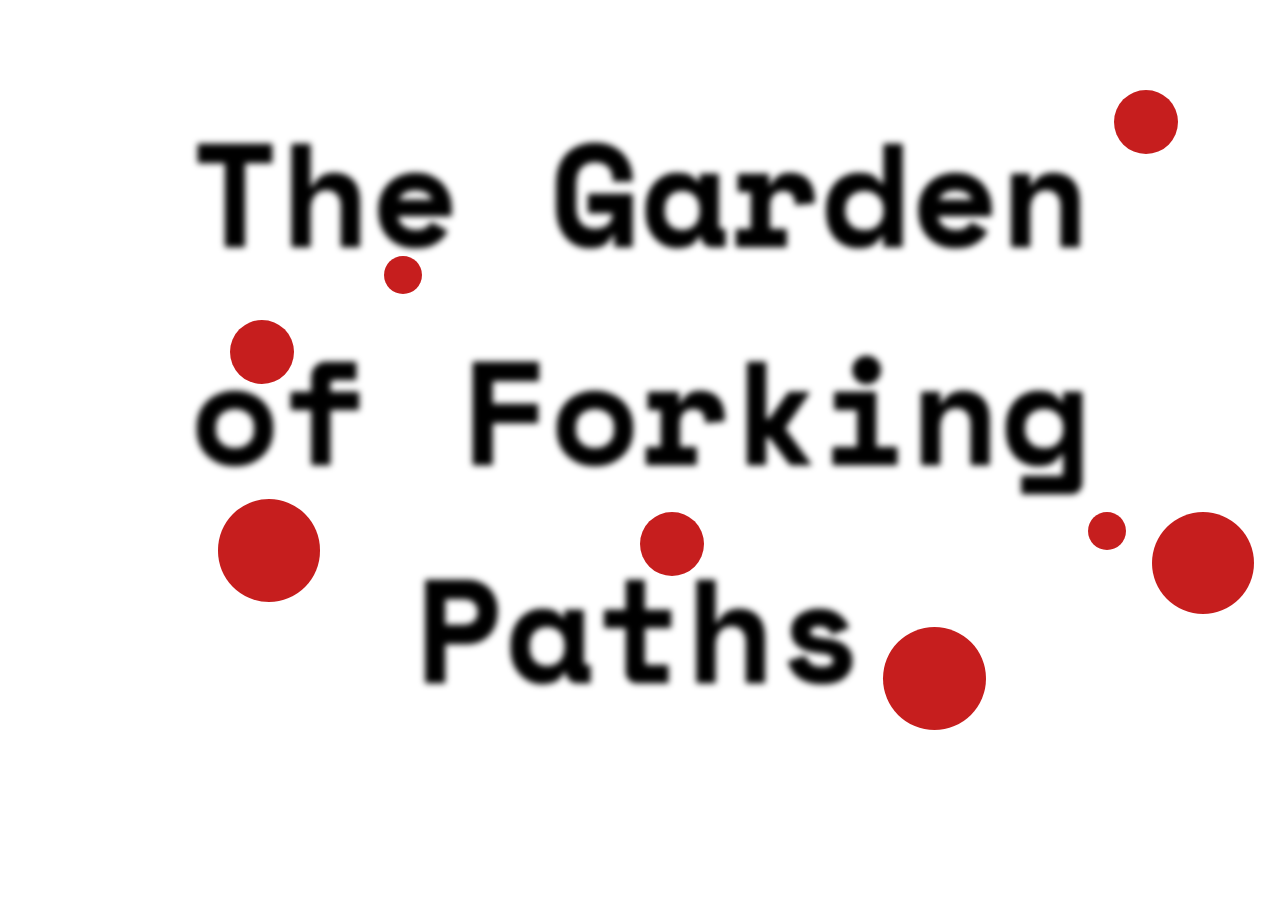
<file: Index.html>
<!DOCTYPE html>

<html>
    <head>
        <meta charset="utf-8">
        <meta http-equiv="X-UA-Compatible" content="IE=edge">
        <title></title>
        <meta name="description" content="">
        <meta name="viewport" content="width=device-width, initial-scale=1">
        <link rel="stylesheet" href="Style.css">
    </head>
    <body>
        
        <h1 class="centered" id="blur">The Garden of Forking Paths</h1>

        <div>

           <a href="Page 1.html"><div class="circle"></div></a>
           <div class="circle"></div></a>
            <div class="circle"></div></a>
            <div class="circle"></div></a>
            <div class="circle"></div></a>
            <div class="circle"></div></a>
            <div class="circle"></div></a>
            <div class="circle"></div></a>
            
    
          </div>
        
        
    </body>
</html>
</file>
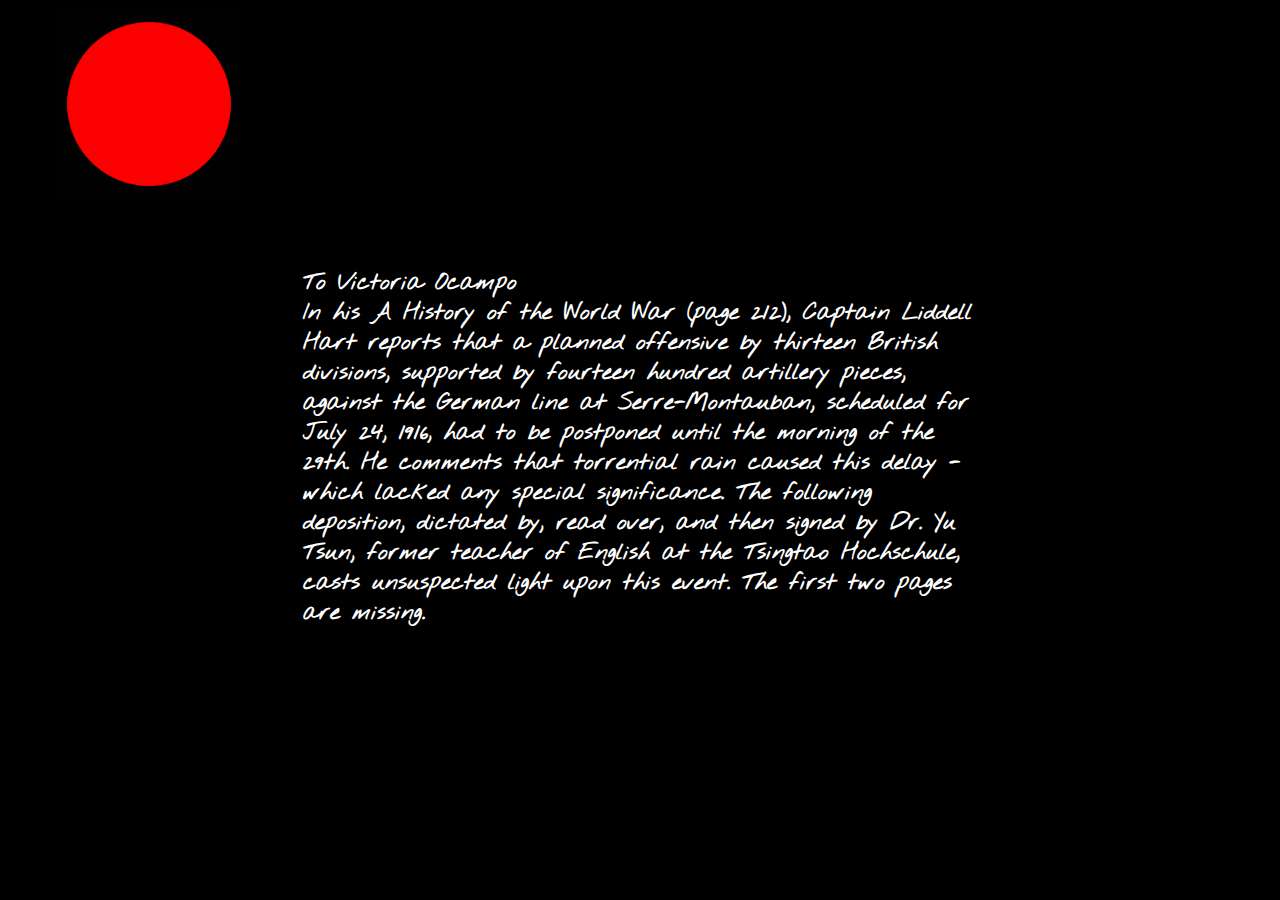
<file: Page 1.html>
<!DOCTYPE html>

<html>
    <head>
        <meta charset="utf-8">
        <meta http-equiv="X-UA-Compatible" content="IE=edge">
        <title></title>
        <meta name="description" content="">
        <meta name="viewport" content="width=device-width, initial-scale=1">
        <link rel="stylesheet" href="Style.css">
    </head>
    <body class="bkg1">

       
        <div class="image-container" target="_blank">
        
        <a href="Page 2.html">
        <img src="Red-Circle.png" class="Mainimage"></a>
    
        <div class="page1">
        <h2>To Victoria Ocampo <br>In his A History of the World War (page 212), Captain Liddell Hart reports that a planned offensive by thirteen British divisions, supported by fourteen hundred artillery pieces, against the German line at Serre-Montauban, scheduled for July 24, 1916, had to be postponed until the morning of the 29th. He comments that torrential rain caused this delay - which lacked any special significance. The following deposition, dictated by, read over, and then signed by Dr. Yu Tsun, former teacher of English at the Tsingtao Hochschule, casts unsuspected light upon this event. The first two pages are missing. 
        </h2> </div> 

        <div class="Overlay">
            <p>... and I hung up the phone. Immediately I recollected the voice that had spoken in German. It was that of Captain Richard Madden. Madden, in Viktor Runeberg's office, meant the end of all our work and - though this seemed a secondary matter, or should have seemed so to me - of our lives also. His being there meant that Runeberg had been arrested or murdered. 1 Before the sun set on this same day, I ran the same risk. Madden was implacable. Rather, to be more accurate, he was obliged to be implacable. An Irishman in the service of England, a man suspected of equivocal feelings if not of actual treachery, how could he fail to welcome and seize upon this extraordinary piece of luck: the discovery, capture and perhaps the deaths of two agents of Imperial Germany? |
            </p>
        </div>

    </div>

    

        
      
        
        <script src="" async defer></script>
    </body>
</html>
</file>
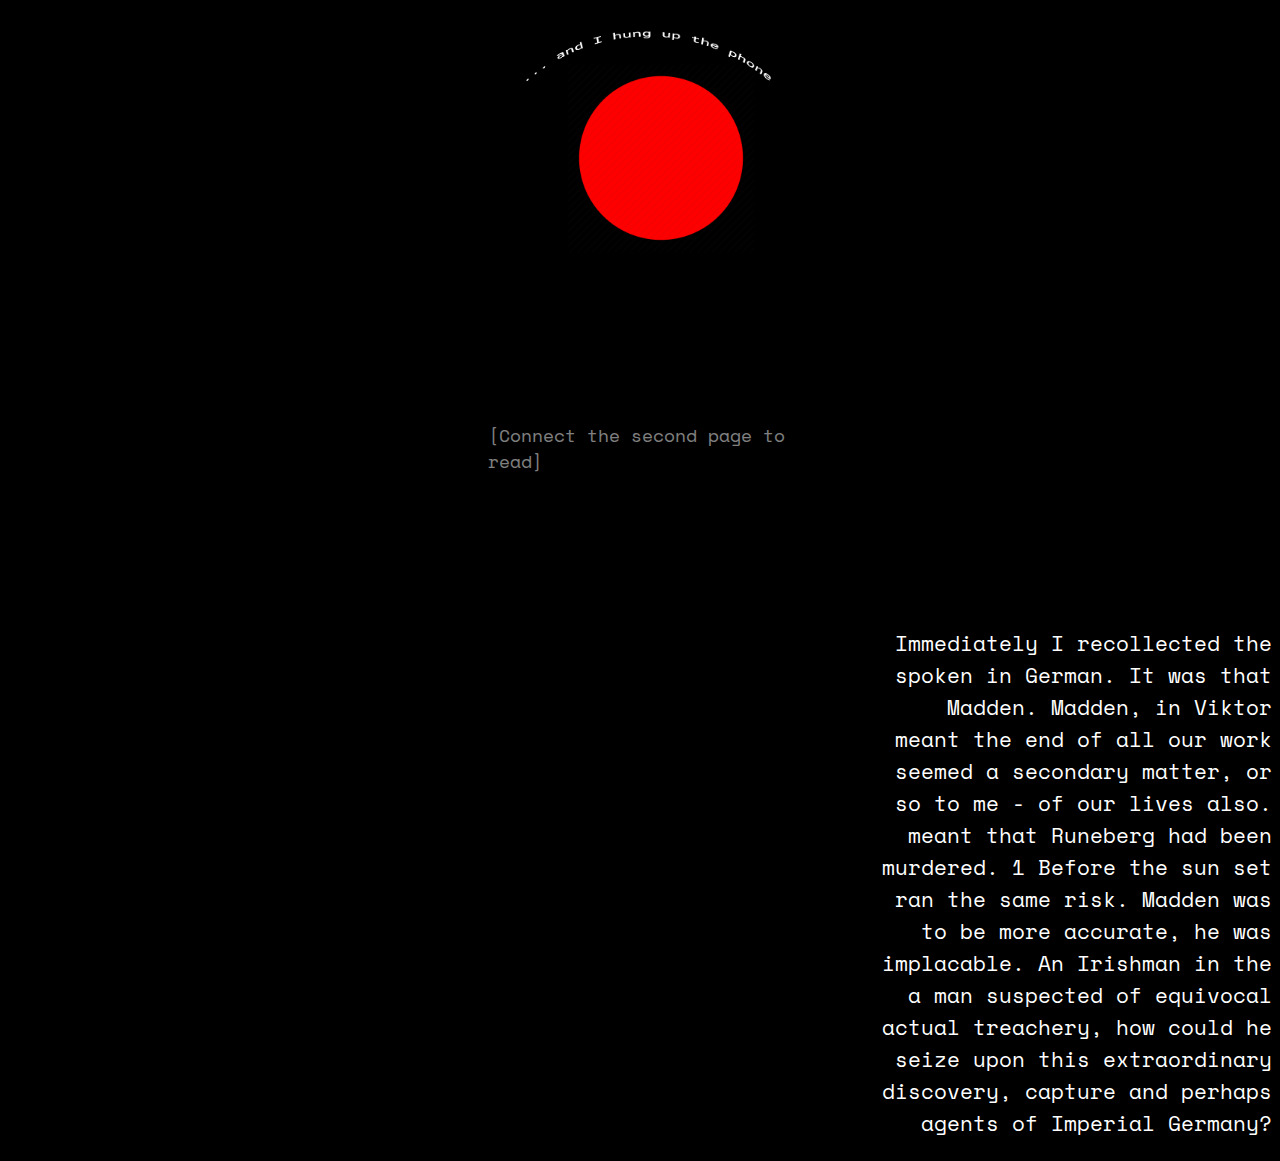
<file: Page 2.html>
<!DOCTYPE html>

<html>
    <head>
        <meta charset="utf-8">
        <meta http-equiv="X-UA-Compatible" content="IE=edge">
        <title></title>
        <meta name="description" content="">
        <meta name="viewport" content="width=device-width, initial-scale=1">
        <link rel="stylesheet" href="Style.css">
    </head>
    <body class="bkg1">

        <img class="warpedtext" src="SS of warped text.png">

        <div class="image-container">
        
            <a href="Page 3.html" target="_blank">

            <img src="Red-Circle.png" class="Mainimage two"> </a>
    
     <div class="image-container">

        <p class="rules">[Connect the second page to read]</p>

        <p class="rightside">
            Immediately I recollected the <br> 
            spoken in German. It was that <br> 
            Madden. Madden, in Viktor <br> 
            meant the end of all our work <br> 
            seemed a secondary matter, or <br> 
            so to me - of our lives also. <br> 
            meant that Runeberg had been <br> 
            murdered. 1 Before the sun set <br> 
            ran the same risk. Madden was <br> 
            to be more accurate, he was <br> 
            implacable. An Irishman in the <br> 
            a man suspected of equivocal <br> 
            actual treachery, how could he <br> 
            seize upon this extraordinary <br> 
            discovery, capture and perhaps <br> 
            agents of Imperial Germany? 
        </p>

        <div>

            <p class="leftside">
                voice that had <br> 
                of Captain Richard<br> 
                Runeberg's office,<br> 
                and - though this<br> 
                should have seemed<br> 
                His being there<br> 
                arrested or <br>
                on this same day, I <br>
                implacable. Rather, <br> 
                obliged to be <br> 
                service of England, <br> 
                feelings if not of <br> 
                fail to welcome and <br> 
                piece of luck: the <br> 
                the deaths of two 
            </p>


        </div>

    </div>
    </div>

        
            
           
    </body>
</html>
</file>
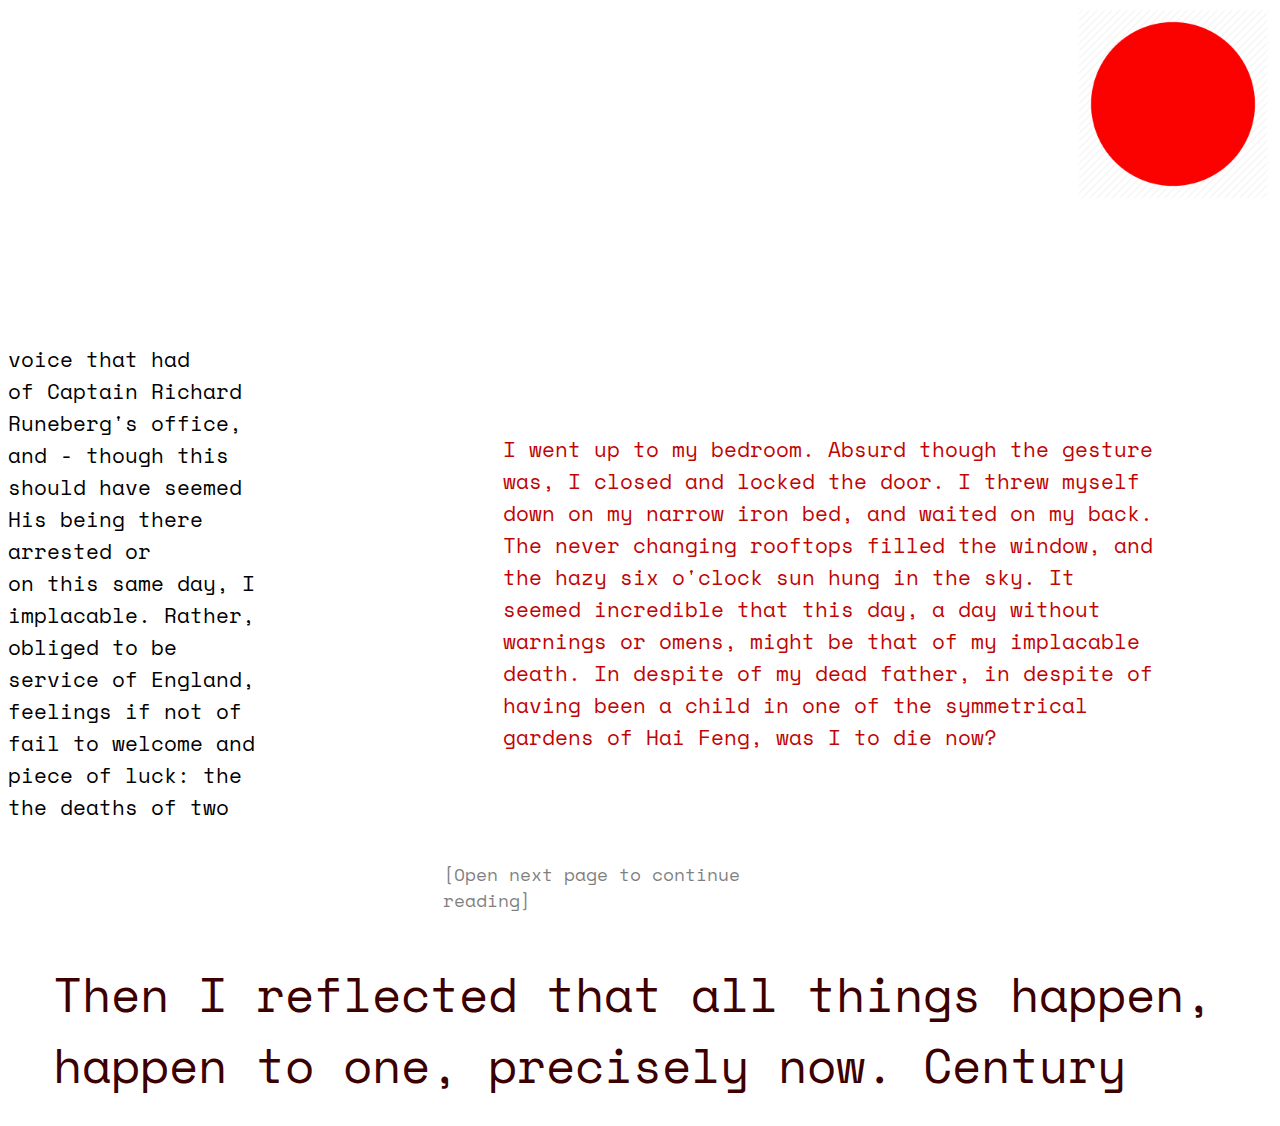
<file: Page 3.html>
<!DOCTYPE html>

<html>
    <head>
        <meta charset="utf-8">
        <meta http-equiv="X-UA-Compatible" content="IE=edge">
        <title></title>
        <meta name="description" content="">
        <meta name="viewport" content="width=device-width, initial-scale=1">
        <link rel="stylesheet" href="Style.css">
    </head>
    <body>



       <div class="image-container">

        <a href="Page 4.html" target="_blank">
        
            <img src="Red-Circle.png" class="Mainimage three"> </a>

            <p class="farup">follows century, and things happen only in the present. There are countless men in the air, on land and at sea, and all that really happens happens to me... The almost unbearable memory of Madden's long horseface put an end to these wandering thoughts. </p>

            <p class="lft smaller">
                voice that had <br> 
                of Captain Richard<br> 
                Runeberg's office,<br> 
                and - though this<br> 
                should have seemed<br> 
                His being there<br> 
                arrested or <br>
                on this same day, I <br>
                implacable. Rather, <br> 
                obliged to be <br> 
                service of England, <br> 
                feelings if not of <br> 
                fail to welcome and <br> 
                piece of luck: the <br> 
                the deaths of two 
            </p>

            <p class="Smallscreen">Immediately I recollected the voice that had spoken in German. It was that of Captain Richard Madden. Madden, in Viktor Runeberg's office, meant the end of all our work and - though this seemed a secondary matter, or should have seemed so to me - of our lives also. His being there meant that Runeberg had been arrested or murdered. 1 Before the sun set on this same day, I ran the same risk. Madden was implacable. Rather, to be more accurate, he was obliged to be implacable. An Irishman in the service of England, a man suspected of equivocal feelings if not of actual treachery, how could he fail to welcome and seize upon this extraordinary piece of luck: the discovery, capture and perhaps the deaths of two agents of Imperial Germany? <br> I went up to my bedroom. Absurd though the gesture was, I closed and locked the door. I threw myself down on my narrow iron bed, and waited on my back. The never changing rooftops filled the window, and the hazy six o'clock sun hung in the sky. It seemed incredible that this day, a day without warnings or omens, might be that of my implacable death. In despite of my dead father, in despite of having been a child in one of the symmetrical gardens of Hai Feng, was I to die now?</p>

            <p class="Red">I went up to my bedroom. Absurd though the gesture was, I closed and locked the door. I threw myself down on my narrow iron bed, and waited on my back. The never changing rooftops filled the window, and the hazy six o'clock sun hung in the sky. It seemed incredible that this day, a day without warnings or omens, might be that of my implacable death. In despite of my dead father, in despite of having been a child in one of the symmetrical gardens of Hai Feng, was I to die now?</p>

            <p class="rules two">[Open next page to continue reading]</p>

            <p class="Darkred">Then I reflected that all things happen, happen to one, precisely now. Century </p>

        </div>
       
        
        <script src="" async defer></script>
    </body>
</html>
</file>
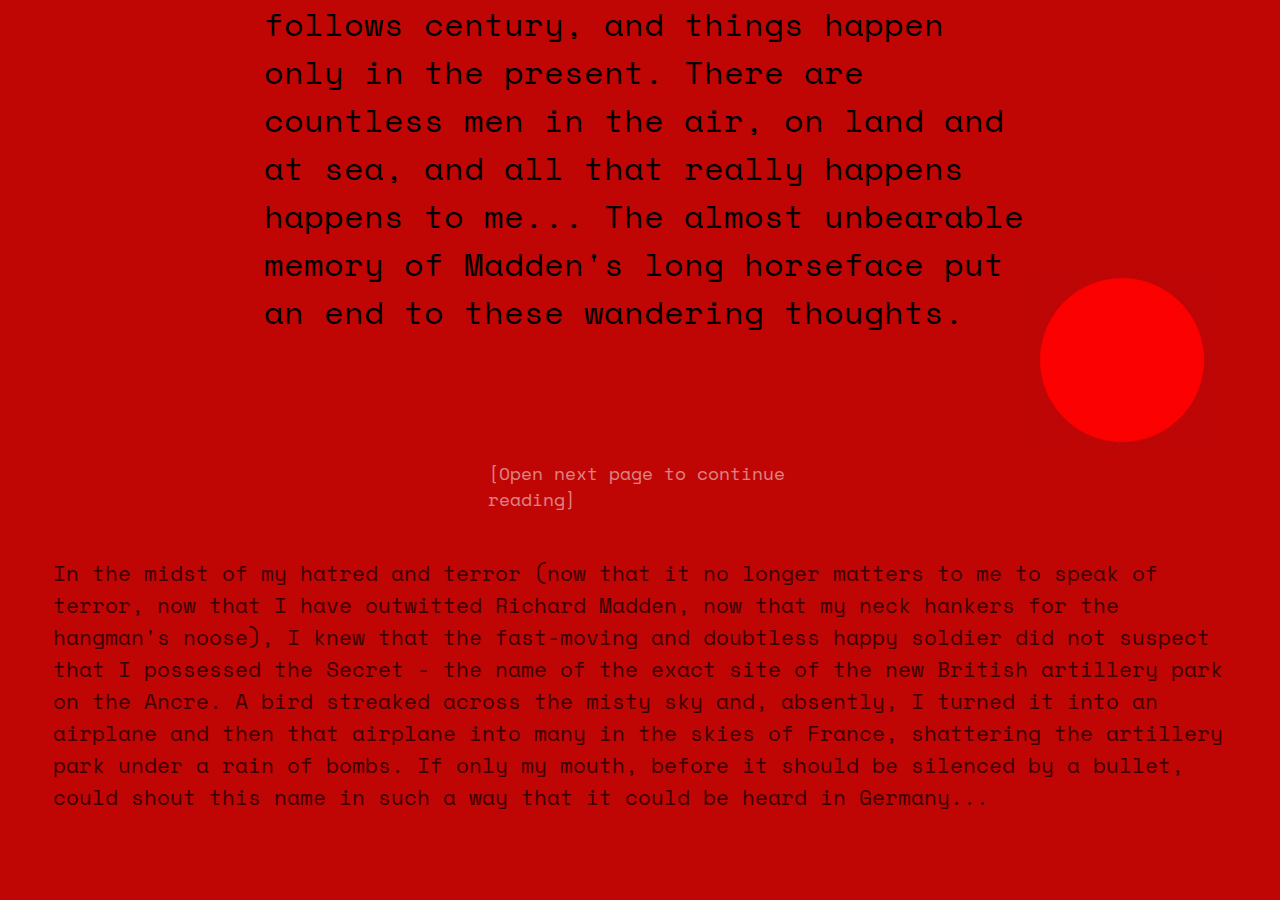
<file: Page 4.html>
<!DOCTYPE html>

<html>
    <head>
        <meta charset="utf-8">
        <meta http-equiv="X-UA-Compatible" content="IE=edge">
        <title></title>
        <meta name="description" content="">
        <meta name="viewport" content="width=device-width, initial-scale=1">
        <link rel="stylesheet" href="Style.css">
    </head>
    <body class="Bkg4">

            <div class="image-container">

                <a href="Page 5.html" target="_blank">
        
                <img src="Red-Circle.png" class="Mainimage four"></a>

            <p class="farup2">follows century, and things happen only in the present. There are countless men in the air, on land and at sea, and all that really happens happens to me... The almost unbearable memory of Madden's long horseface put an end to these wandering thoughts. </p>

            <p class="rules four">[Open next page to continue reading]</p>
    

        <p class="Darkred two">In the midst of my hatred and terror (now that it no longer matters to me to speak of terror, now that I have outwitted Richard Madden, now that my neck hankers for the hangman's noose), I knew that the fast-moving and doubtless happy soldier did not suspect that I possessed the Secret - the name of the exact site of the new British artillery park on the Ancre. A bird streaked across the misty sky and, absently, I turned it into an airplane and then that airplane into many in the skies of France, shattering the artillery park under a rain of bombs. If only my mouth, before it should be silenced by a bullet, could shout this name in such a way that it could be heard in Germany... 
        </p>
        
        </div>
        
        <script src="" async defer></script>
    </body>
</html>
</file>
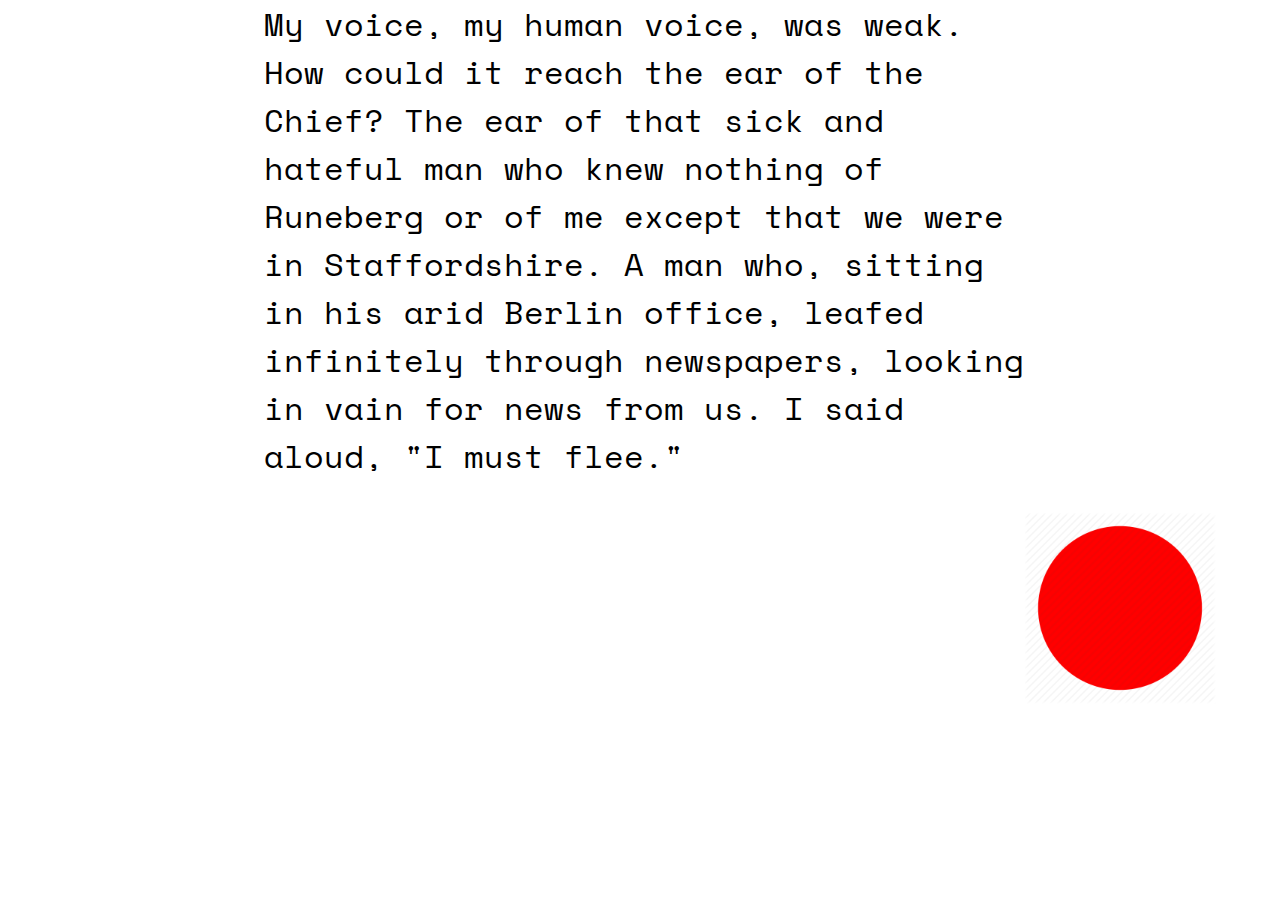
<file: Page 5.html>
<!DOCTYPE html>

<html>
    <head>
        <meta charset="utf-8">
        <meta http-equiv="X-UA-Compatible" content="IE=edge">
        <title></title>
        <meta name="description" content="">
        <meta name="viewport" content="width=device-width, initial-scale=1">
        <link rel="stylesheet" href="Style.css">
    </head>
    <body>

        <div class="image-container">

            <a href="Page 6.html" target="_blank">
    
            <img src="Red-Circle.png" class="Mainimage five"></a>
       
       
        <p class="farup2">My voice, my human voice, was weak. How could it reach the ear of the Chief? The ear of that sick and hateful man who knew nothing of Runeberg or of me except that we were in Staffordshire. A man who, sitting in his arid Berlin office, leafed infinitely through newspapers, looking in vain for news from us. I said aloud, "I must flee." 
        </p>

        <div class="centre" ><p>I sat up on the bed, in senseless and perfect silence, as if Madden was already peering at me. Something - perhaps merely a desire to prove my total penury to myself - made me empty out my pockets. I found just what I knew I was going to find. The American watch, the nickel-plated chain and the square coin, the key ring with the useless but compromising keys to Runeberg's office, the notebook, a letter which I decided to destroy at once (and which I did not destroy), a five shilling piece, two single shillings and some pennies, a red and blue pencil, a handkerchief - and a revolver with a single bullet. Absurdly I held it and weighed it in my hand, to give myself courage. Vaguely I thought that a pistol shot can be heard for a great distance.</p>

             <p>In ten minutes I had developed my plan. The telephone directory gave me the name of the one person capable of passing on the information. He lived in a suburb of Fenton, less than half an hour away by train. 

                I am a timorous man. I can say it now, now that I have brought my incredibly risky plan to an end. It was not easy to bring about, and I know that its execution was terrible. I did not do it for Germany - no! Such a barbarous country is of no importance to me, particularly since it had degraded me by making me become a spy. Furthermore, I knew an Englishman - a modest man - who, for me, is as great as Goethe. I did not speak with him for more than an hour, but during that time, he was Goethe. 
                
                </p></div>

                </div>
        
        <script src="" async defer></script>
    </body>
</html>
</file>
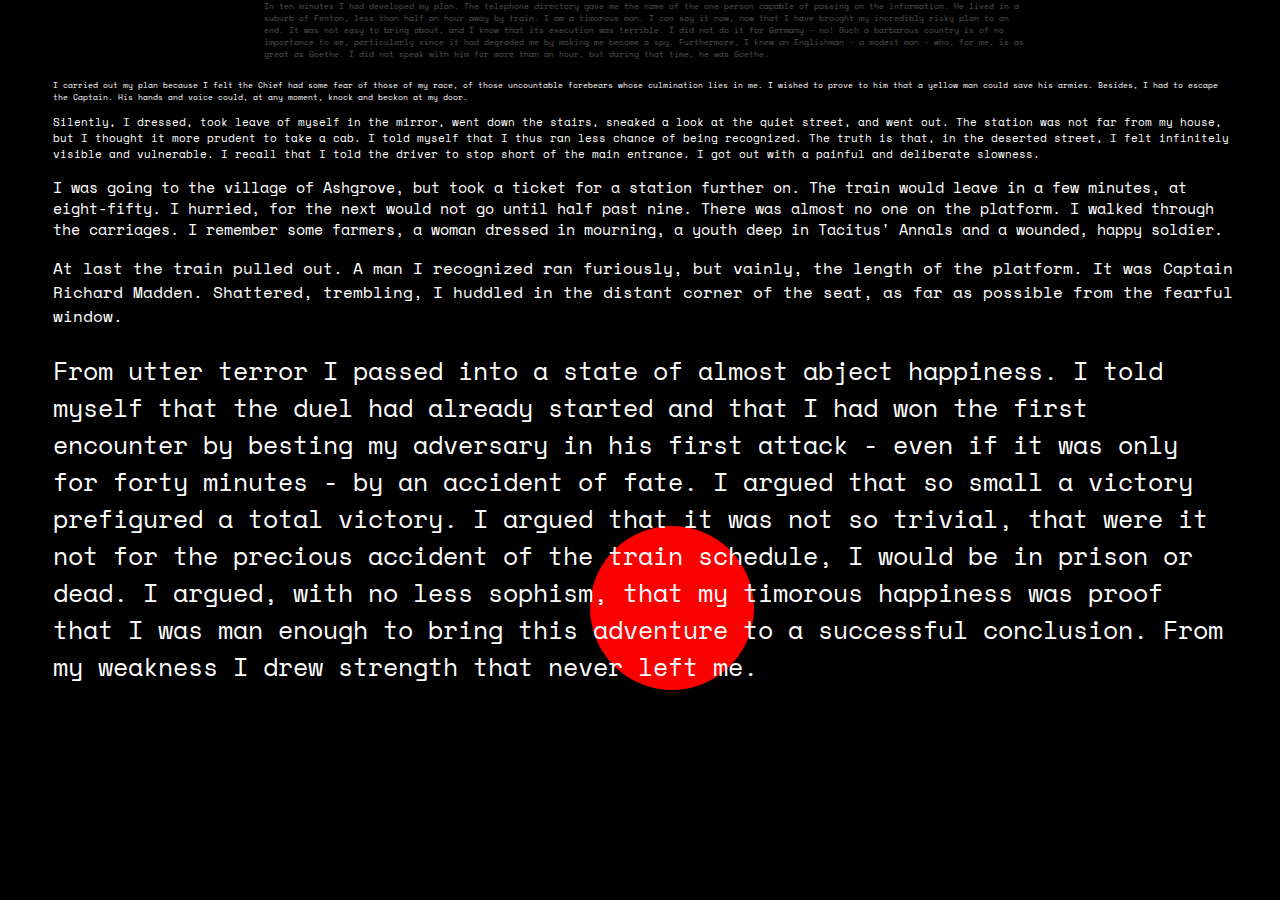
<file: Page 6.html>
<!DOCTYPE html>

<html>
    <head>
        <meta charset="utf-8">
        <meta http-equiv="X-UA-Compatible" content="IE=edge">
        <title></title>
        <meta name="description" content="">
        <meta name="viewport" content="width=device-width, initial-scale=1">
        <link rel="stylesheet" href="Style.css">
    </head>
    <body class="bkg1">

        <div class="image-container">

            <a href="Page 7.html" target="_blank">
    
            <img src="Red-Circle.png" class="Mainimage six"></a>
       
    
            <div> <p class="up2">In ten minutes I had developed my plan. The telephone directory gave me the name of the one person capable of passing on the information. He lived in a suburb of Fenton, less than half an hour away by train. 

                I am a timorous man. I can say it now, now that I have brought my incredibly risky plan to an end. It was not easy to bring about, and I know that its execution was terrible. I did not do it for Germany - no! Such a barbarous country is of no importance to me, particularly since it had degraded me by making me become a spy. Furthermore, I knew an Englishman - a modest man - who, for me, is as great as Goethe. I did not speak with him for more than an hour, but during that time, he was Goethe. 
                
                </p>
            
                <div class="Page6old">
                <p class="one">I carried out my plan because I felt the Chief had some fear of those of my race, of those uncountable forebears whose culmination lies in me. I wished to prove to him that a yellow man could save his armies. Besides, I had to escape the Captain. His hands and voice could, at any moment, knock and beckon at my door. 
                </p> 

                <p class="two">Silently, I dressed, took leave of myself in the mirror, went down the stairs, sneaked a look at the quiet street, and went out. The station was not far from my house, but I thought it more prudent to take a cab. I told myself that I thus ran less chance of being recognized. The truth is that, in the deserted street, I felt infinitely visible and vulnerable. I recall that I told the driver to stop short of the main entrance. I got out with a painful and deliberate slowness. 
                </p>

                <p class="three">I was going to the village of Ashgrove, but took a ticket for a station further on. The train would leave in a few minutes, at eight-fifty. I hurried, for the next would not go until half past nine. There was almost no one on the platform. I walked through the carriages. I remember some farmers, a woman dressed in mourning, a youth deep in Tacitus' Annals and a wounded, happy soldier. </p>

                <p class="four">At last the train pulled out. A man I recognized ran furiously, but vainly, the length of the platform. It was Captain Richard Madden. Shattered, trembling, I huddled in the distant corner of the seat, as far as possible from the fearful window. 
                </p>

                <p class="five">From utter terror I passed into a state of almost abject happiness. I told myself that the duel had already started and that I had won the first encounter by besting my adversary in his first attack - even if it was only for forty minutes - by an accident of fate. I argued that so small a victory prefigured a total victory. I argued that it was not so trivial, that were it not for the precious accident of the train schedule, I would be in prison or dead. I argued, with no less sophism, that my timorous happiness was proof that I was man enough to bring this adventure to a successful conclusion. From my weakness I drew strength that never left me. 
                </p>

            </div>

            <div class="Page6 new">
            <p class="one"> I foresee that man will resign himself each day to new abominations, that soon only soldiers and bandits will be left. To them I offer this advice: Whosoever would undertake some atrocious enterprise should act as if it were already accomplished, should impose upon himself a future as irrevocable as the past. 
            </p>

            <p class="two">Thus I proceeded, while with the eyes of a man already dead, I contemplated the fluctuations of the day which would probably be my last, and watched the diffuse coming of night. 
            </p>

            <p class="three">The train crept along gently, amid ash trees. It slowed down and stopped, almost in the middle of a field. No one called the name of a station. "Ashgrove?" I asked some children on the platform. "Ashgrove," they replied. I got out. 
            </p>

            <p class="four">A lamp lit the platform, but the children's faces remained in a shadow. One of them asked me: "Are you going to Dr. Stephen Albert's house?" Without waiting for my answer, another said: "The house is a good distance away but you won't get lost if you take the road to the left and bear to the left at every crossroad." I threw them a coin (my last), went down some stone steps and started along a deserted road. At a slight incline, the road ran downhill. It was a plain dirt way, and overhead the branches of trees intermingled, while a round moon hung low in the sky as if to keep me company. 
            </p>

            <p class="five">For a moment I thought that Richard Madden might in some way have divined my desperate intent. At once I realized that this would be impossible. The advice about turning always to the left reminded me that such was the common formula for finding the central courtyard of certain labyrinths. I know something about labyrinths. Not for nothing am I the greatgrandson of Ts'ui Pen. He was Governor of Yunnan and gave up temporal power to write a novel with more characters than there are in the Hung Lou Meng, and to create a maze in which all men would lose themselves. He spent thirteen years on these oddly assorted tasks before he was assassinated by a stranger. His novel had no sense to it and nobody ever found his labyrinth. 
            </p>

            <p class="five">Under the trees of England I meditated on this lost and perhaps mythical labyrinth. I imagined it untouched and perfect on the secret summit of some mountain; I imagined it drowned under rice paddies or beneath the sea; I imagined it infinite, made not only of eight-sided pavilions and of twisting paths but also of rivers, provinces and kingdoms ... I thought of a maze of mazes, of a sinuous, ever growing maze which would take in both past and future and would somehow involve the stars. 
            </p>

            </div>
            
            </div>

            

                </div>
       
        
        <script src="" async defer></script>
    </body>
</html>
</file>
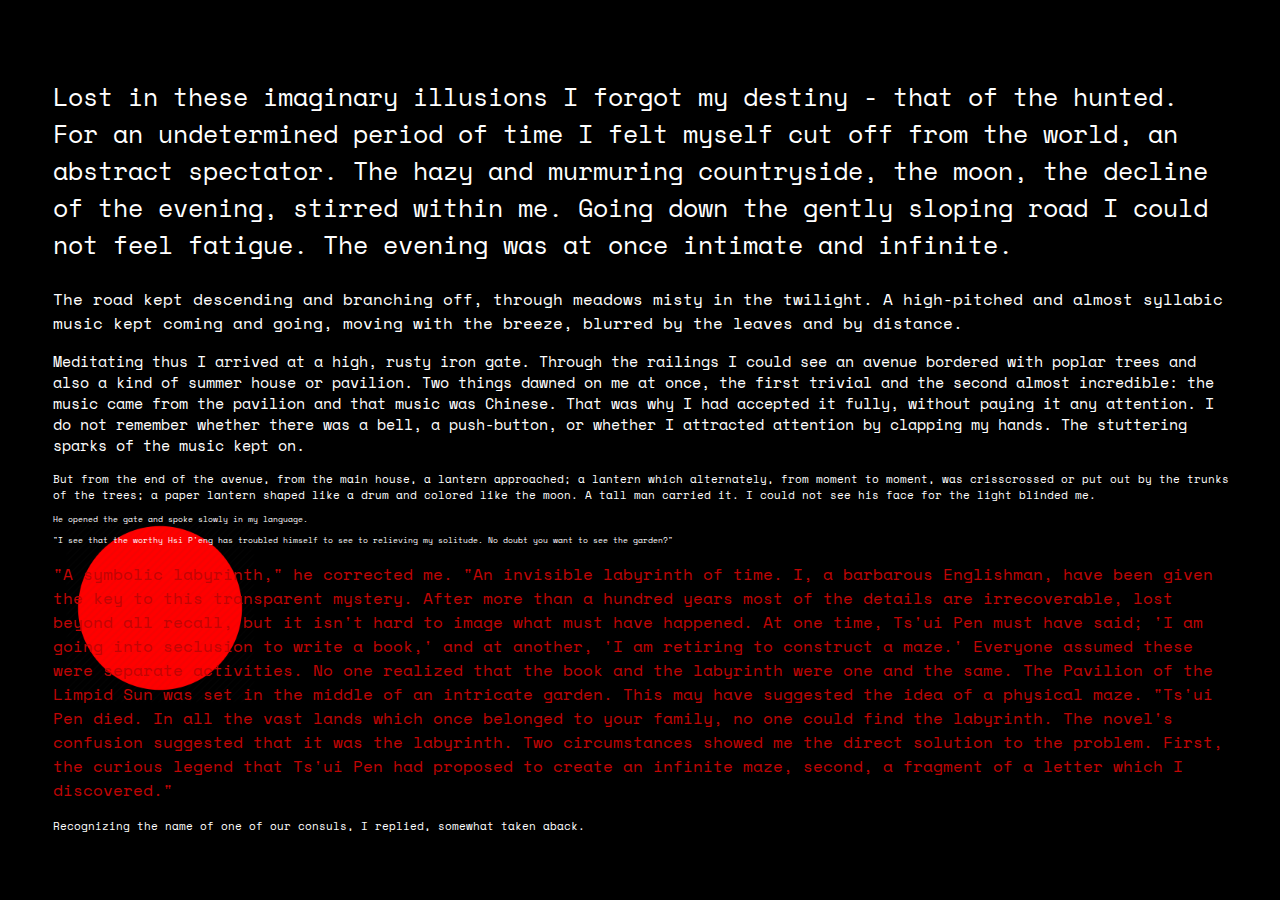
<file: Page 7.html>
<!DOCTYPE html>

<html>
    <head>
        <meta charset="utf-8">
        <meta http-equiv="X-UA-Compatible" content="IE=edge">
        <title></title>
        <meta name="description" content="">
        <meta name="viewport" content="width=device-width, initial-scale=1">
        <link rel="stylesheet" href="Style.css">
    </head>
    <body class="bkg1">

        <div class="image-container">

            <a href="Page 8.html" target="_blank">
    
            <img src="Red-Circle.png" class="Mainimage seven"></a>

            <div class="Page6old">
                <p class="five">Lost in these imaginary illusions I forgot my destiny - that of the hunted. For an undetermined period of time I felt myself cut off from the world, an abstract spectator. The hazy and murmuring countryside, the moon, the decline of the evening, stirred within me. Going down the gently sloping road I could not feel fatigue. The evening was at once intimate and infinite.  
                </p> 

                <p class="four">The road kept descending and branching off, through meadows misty in the twilight. A high-pitched and almost syllabic music kept coming and going, moving with the breeze, blurred by the leaves and by distance. 
                </p>

                <p class="three">Meditating thus I arrived at a high, rusty iron gate. Through the railings I could see an avenue bordered with poplar trees and also a kind of summer house or pavilion. Two things dawned on me at once, the first trivial and the second almost incredible: the music came from the pavilion and that music was Chinese. That was why I had accepted it fully, without paying it any attention. I do not remember whether there was a bell, a push-button, or whether I attracted attention by clapping my hands. The stuttering sparks of the music kept on. 

                </p>

                <p class="two">But from the end of the avenue, from the main house, a lantern approached; a lantern which alternately, from moment to moment, was crisscrossed or put out by the trunks of the trees; a paper lantern shaped like a drum and colored like the moon. A tall man carried it. I could not see his face for the light blinded me. 

                </p>

                <p class="one">He opened the gate and spoke slowly in my language. 

                    <p class="one"> "I see that the worthy Hsi P'eng has troubled himself to see to relieving my solitude. No doubt you want to see the garden?" 

                    </p>

                    <p class="four new">"A symbolic labyrinth," he corrected me. "An invisible labyrinth of time. I, a barbarous Englishman, have been given the key to this transparent mystery. After more than a hundred years most of the details are irrecoverable, lost beyond all recall, but it isn't hard to image what must have happened. At one time, Ts'ui Pen must have said; 'I am going into seclusion to write a book,' and at another, 'I am retiring to construct a maze.' Everyone assumed these were separate activities. No one realized that the book and the labyrinth were one and the same. The Pavilion of the Limpid Sun was set in the middle of an intricate garden. This may have suggested the idea of a physical maze. 

                        "Ts'ui Pen died. In all the vast lands which once belonged to your family, no one could find the labyrinth. The novel's confusion suggested that it was the labyrinth. 
                        
                        Two circumstances showed me the direct solution to the problem. First, the curious legend that Ts'ui Pen had proposed to create an infinite maze, second, a fragment of a letter which I discovered."  </p>

        
                    <p class="two">Recognizing the name of one of our consuls, I replied, somewhat taken aback. 
        
                    </p>

                   
            </div>

            <div class="Page6 new">


            <p class="three">"The garden?" 
            </p>

            <h2 class="six">"The garden of forking paths." 

            </h2>

            <p class="two">Something stirred in my memory and I said, with incomprehensible assurance: 

            </p>

            <p class="one">"The garden of my ancestor, Ts'ui Pen." <br> "Your ancestor? Your illustrious ancestor? Come in."


            </p>

            <p class="two">The damp path zigzagged like those of my childhood. When we reached the house, we went into a library filled with books from both East and West. I recognized some large volumes bound in yellow silk-manuscripts of the Lost Encyclopedia which was edited by the Third Emperor of the Luminous Dynasty. They had never been printed. A phonograph record was spinning near a bronze phoenix. I remember also a rose-glazed jar and yet another, older by many centuries, of that blue color which our potters copied from the Persians...
            </p>

            <p class="three">Stephen Albert was watching me with a smile on his face. He was, as I have said, remarkably tall. His face was deeply lined and he had gray eyes and a gray beard. There was about him something of the priest, and something of the sailor. Later, he told me he had been a missionary in Tientsin before he "had aspired to become a Sinologist." 

                We sat down, I upon a large, low divan, he with his back to the window and to a large circular clock. I calculated that my pursuer, Richard Madden, could not arrive in less than an hour. My irrevocable decision could wait. 
                
                "A strange destiny," said Stephen Albert, "that of Ts'ui Pen - Governor of his native province, learned in astronomy, in astrology and tireless in the interpretation of the canonical books, a chess player, a famous poet and a calligrapher. Yet he abandoned all to make a book and a labyrinth. He gave up all the pleasures of oppression, justice, of a well-stocked bed, of banquets, and even of erudition, and shut himself up in the Pavilion of the Limpid Sun for thirteen years. At his death, his heirs found only a mess of manuscripts. The family, as you doubtless know, wished to consign them to the fire, but the executor of the estate - a Taoist or a Buddhist monk - insisted on their publication." 
                </p>

                <p class="five">"Those of the blood of Ts'ui Pen," I replied, "still curse the memory of that monk. Such a publication was madness. The book is a shapeless mass of contradictory rough drafts. I examined it once upon a time: the hero dies in the third chapter, while in the fourth he is alive. As for that other enterprise of Ts'ui Pen ... his Labyrinth..."</p>

                <p class="two">"Here is the Labyrinth," Albert said, pointing to a tall, laquered writing cabinet. </p>

                <p class="two">"An ivory labyrinth?" I exclaimed. "A tiny labyrinth indeed...!"

                </p>

            </div>
            
            </div>
     
        
        <script src="" async defer></script>
    </body>
</html>
</file>
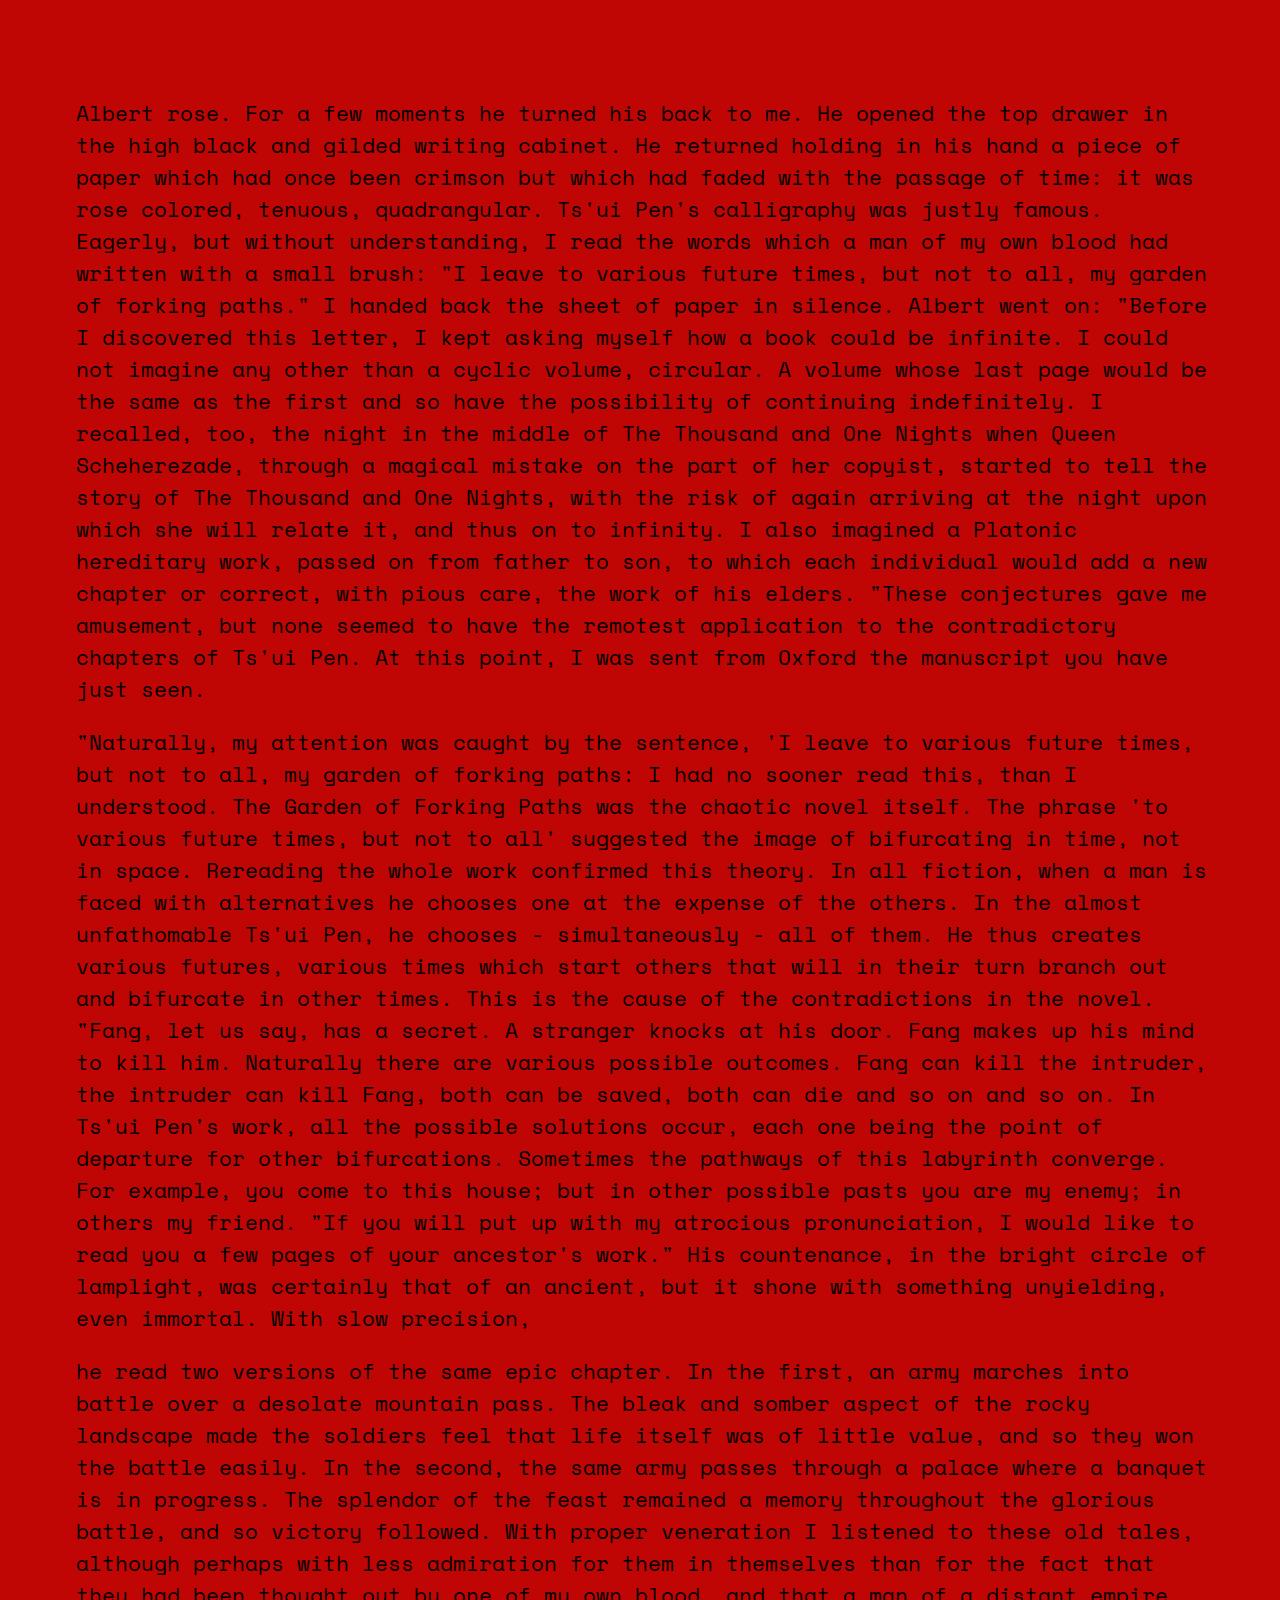
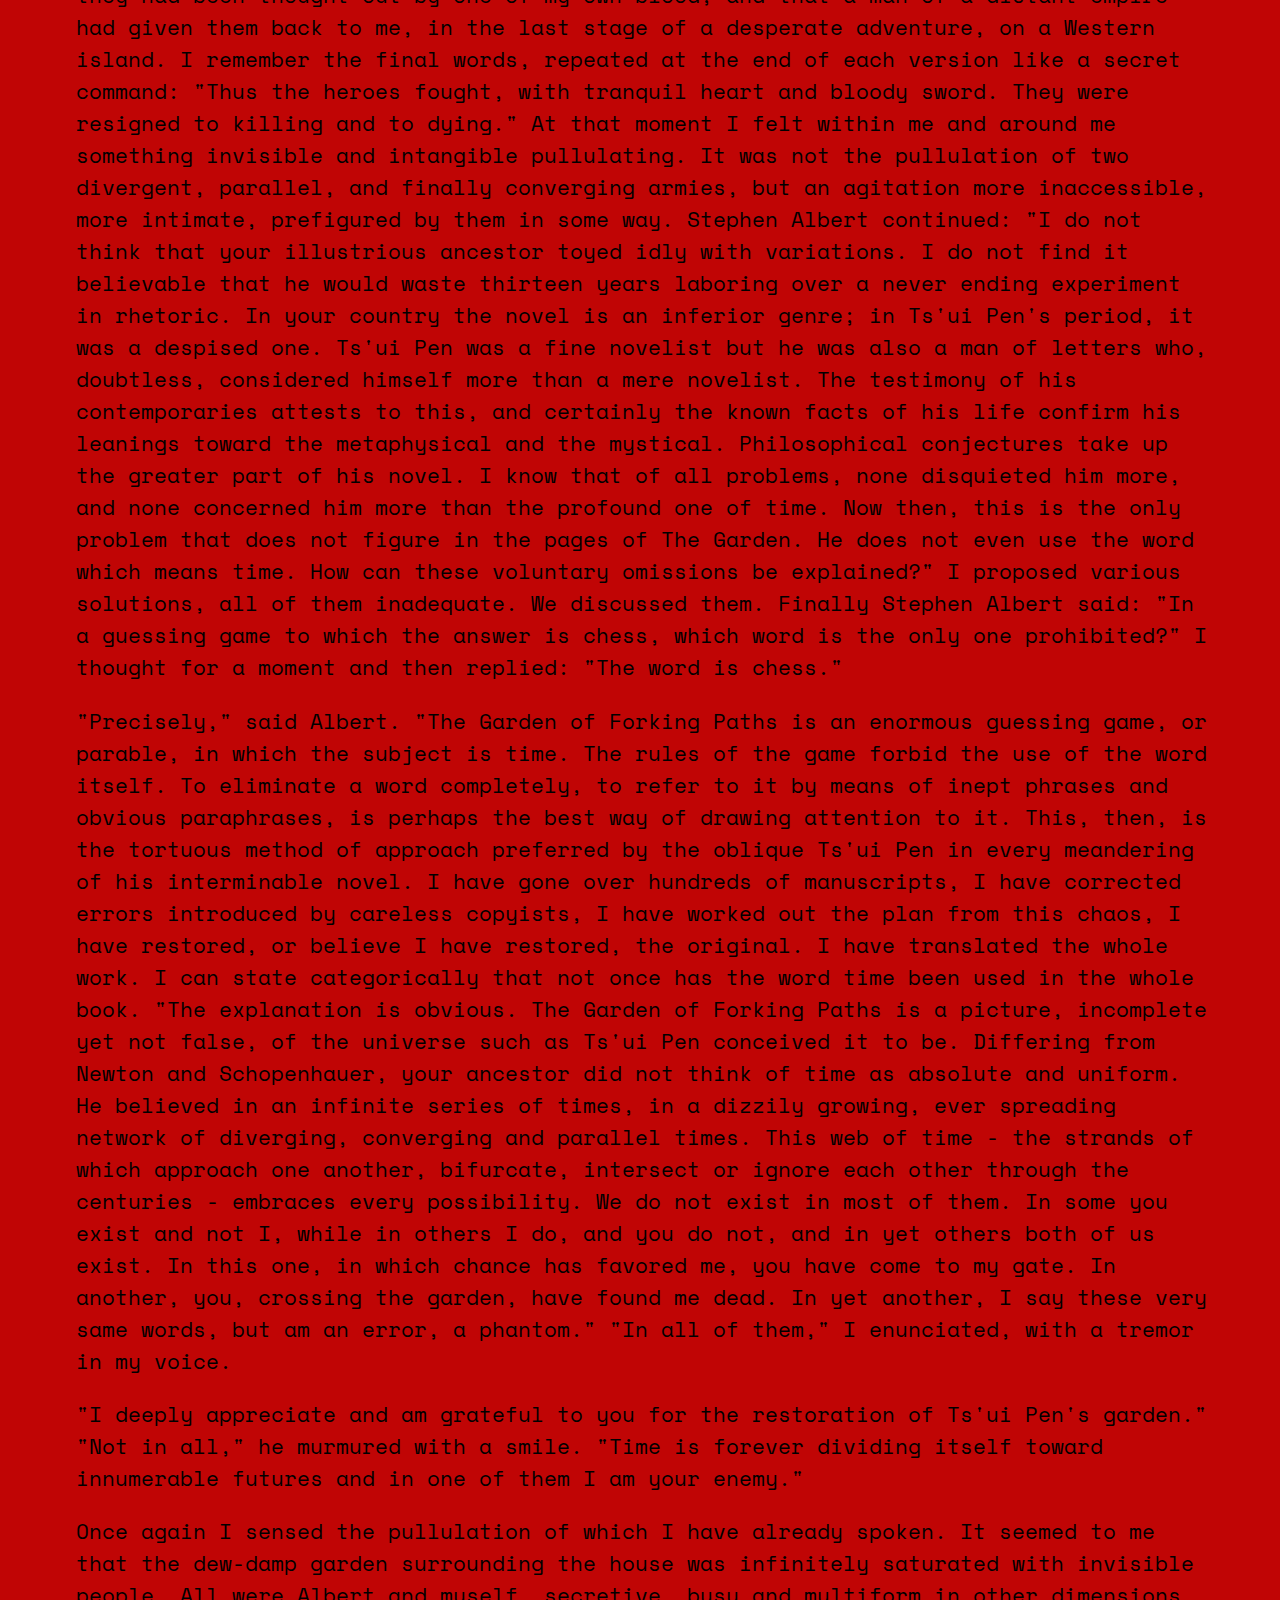
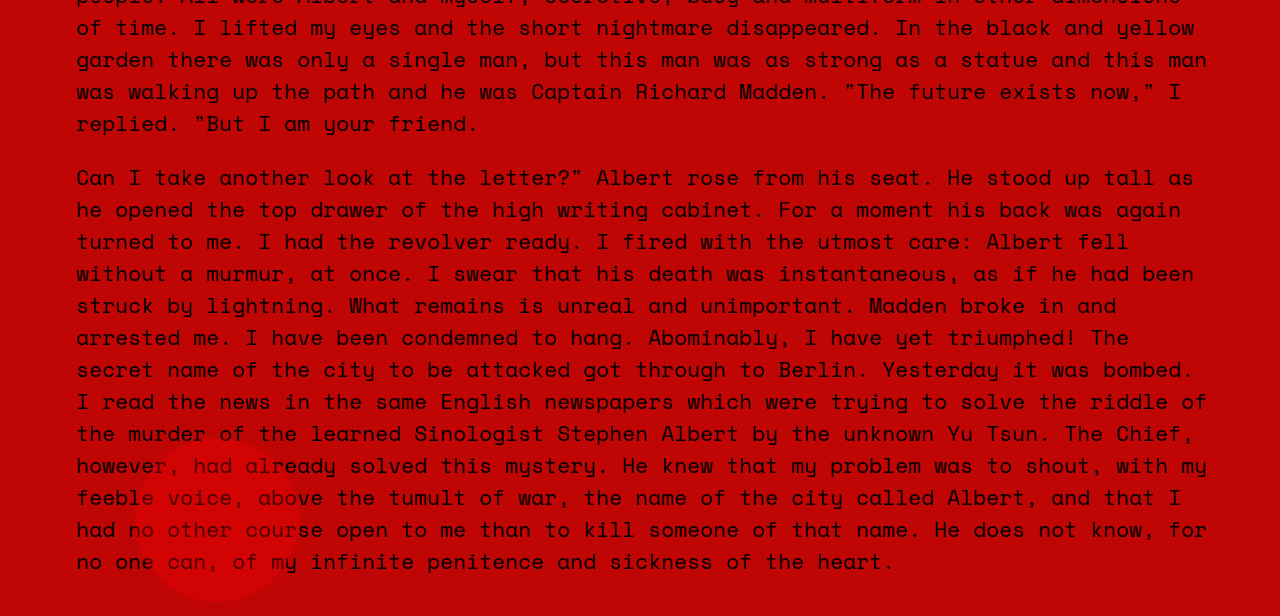
<file: Page 8.html>
<!DOCTYPE html>

<html>
    <head>
        <meta charset="utf-8">
        <meta http-equiv="X-UA-Compatible" content="IE=edge">
        <title></title>
        <meta name="description" content="">
        <meta name="viewport" content="width=device-width, initial-scale=1">
        <link rel="stylesheet" href="Style.css">
    </head>
    <body Class="Bkg4">

        <div class="last"> 

            <p>Albert rose. For a few moments he turned his back to me. He opened the top drawer in the high black and gilded writing cabinet. He returned holding in his hand a piece of paper which had once been crimson but which had faded with the passage of time: it was rose colored, tenuous, quadrangular. Ts'ui Pen's calligraphy was justly famous. Eagerly, but without understanding, I read the words which a man of my own blood had written with a small brush: "I leave to various future times, but not to all, my garden of forking paths." 

                I handed back the sheet of paper in silence. Albert went on: 
                
                "Before I discovered this letter, I kept asking myself how a book could be infinite. I could not imagine any other than a cyclic volume, circular. A volume whose last page would be the same as the first and so have the possibility of continuing indefinitely. I recalled, too, the night in the middle of The Thousand and One Nights when Queen Scheherezade, through a magical mistake on the part of her copyist, started to tell the story of The Thousand and One Nights, with the risk of again arriving at the night upon which she will relate it, and thus on to infinity. I also imagined a Platonic hereditary work, passed on from father to son, to which each individual would add a new chapter or correct, with pious care, the work of his elders. 
                
                "These conjectures gave me amusement, but none seemed to have the remotest application to the contradictory chapters of Ts'ui Pen. At this point, I was sent from Oxford the manuscript you have just seen. </p>

                <div id="random-elements-container"></div>
                
                <p>"Naturally, my attention was caught by the sentence, 
                'I leave to various future times, but not to all, my garden of forking paths: I had no sooner read this, than I understood. The Garden of Forking Paths was the chaotic novel itself. The phrase 'to various future times, but not to all' suggested the image of bifurcating in time, not in space. Rereading the whole work confirmed this theory. In all fiction, when a man is faced with alternatives he chooses one at the expense of the others. In the almost unfathomable Ts'ui Pen, he chooses - simultaneously - all of them. He thus creates various futures, various times which start others that will in their turn branch out and bifurcate in other times. This is the cause of the contradictions in the novel. 
                
                "Fang, let us say, has a secret. A stranger knocks at his door. Fang makes up his mind to kill him. Naturally there are various possible outcomes. Fang can kill the intruder, the intruder can kill Fang, both can be saved, both can die and so on and so on. In Ts'ui Pen's work, all the possible solutions occur, each one being the point of departure for other bifurcations. Sometimes the pathways of this labyrinth converge. For example, you come to this house; but in other possible pasts you are my enemy; in others my friend. 
                
                "If you will put up with my atrocious pronunciation, I would like to read you a few pages of your ancestor's work." 
                
                His countenance, in the bright circle of lamplight, was certainly that of an ancient, but it shone with something unyielding, even immortal. 
                
                With slow precision, </p>
                
                <div id="random-elements-container"></div>
                
               <p> he read two versions of the same epic chapter. In the first, an army marches into battle over a desolate mountain pass. The bleak and somber aspect of the rocky landscape made the soldiers feel that life itself was of little value, and so they won the battle easily. In the second, the same army passes through a palace where a banquet is in progress. The splendor of the feast remained a memory throughout the glorious battle, and so victory followed. 
                
                With proper veneration I listened to these old tales, although perhaps with less admiration for them in themselves than for the fact that they had been thought out by one of my own blood, and that a man of a distant empire had given them back to me, in the last stage of a desperate adventure, on a Western island. I remember the final words, repeated at the end of each version like a secret command: "Thus the heroes fought, with tranquil heart and bloody sword. They were resigned to killing and to dying." 
                
                At that moment I felt within me and around me something invisible and intangible pullulating. It was not the pullulation of two divergent, parallel, and finally converging armies, but an agitation more inaccessible, more intimate, prefigured by them in some way. Stephen Albert continued: 
                
                "I do not think that your illustrious ancestor toyed idly with variations. I do not find it believable that he would waste thirteen years laboring over a never ending experiment in rhetoric. In your country the novel is an inferior genre; in Ts'ui Pen's period, it was a despised one. Ts'ui Pen was a fine novelist but he was also a man of letters who, doubtless, considered himself more than a mere novelist. The testimony of his contemporaries attests to this, and certainly the known facts of his life confirm his leanings toward the metaphysical and the mystical. Philosophical conjectures take up the greater part of his novel. I know that of all problems, none disquieted him more, and none concerned him more than the profound one of time. Now then, this is the only problem that does not figure in the pages of The Garden. He does not even use the word which means time. How can these voluntary omissions be explained?" 
                
                I proposed various solutions, all of them inadequate. We discussed them. Finally Stephen Albert said: "In a guessing game to which the answer is chess, which word is the only one prohibited?" I thought for a moment and then replied: 
                
                "The word is chess." </p>

                <div id="random-elements-container"></div>
                
                <p>"Precisely," said Albert. "The Garden of Forking Paths is an enormous guessing game, or parable, in which the subject is time. The rules of the game forbid the use of the word itself. To eliminate a word completely, to refer to it by means of inept phrases and obvious paraphrases, is perhaps the best way of drawing attention to it. This, then, is the tortuous method of approach preferred by the oblique Ts'ui Pen in every meandering of his interminable novel. I have gone over hundreds of manuscripts, I have corrected errors introduced by careless copyists, I have worked out the plan from this chaos, I have restored, or believe I have restored, the original. I have translated the whole work. I can state categorically that not once has the word time been used in the whole book. 
                
                "The explanation is obvious. The Garden of Forking Paths is a picture, incomplete yet not false, of the universe such as Ts'ui Pen conceived it to be. Differing from Newton and Schopenhauer, your ancestor did not think of time as absolute and uniform. He believed in an infinite series of times, in a dizzily growing, ever spreading network of diverging, converging and parallel times. This web of time - the strands of which approach one another, bifurcate, intersect or ignore each other through the centuries - embraces every possibility. We do not exist in most of them. In some you exist and not I, while in others I do, and you do not, and in yet others both of us exist. In this one, in which chance has favored me, you have come to my gate. In another, you, crossing the garden, have found me dead. In yet another, I say these very same words, but am an error, a phantom."
                
                "In all of them," I enunciated, with a tremor in my voice. </p>
                
                <div id="random-elements-container"></div>
                
               <p> "I deeply appreciate and am grateful to you for the restoration of Ts'ui Pen's garden."
                
                "Not in all," he murmured with a smile. "Time is forever dividing itself toward innumerable futures and in one of them I am your enemy." </p>
                
                <div id="random-elements-container"></div>

               <p> Once again I sensed the pullulation of which I have already spoken. It seemed to me that the dew-damp garden surrounding the house was infinitely saturated with invisible people. All were Albert and myself, secretive, busy and multiform in other dimensions of time. I lifted my eyes and the short nightmare disappeared. In the black and yellow garden there was only a single man, but this man was as strong as a statue and this man was walking up the path and he was Captain Richard Madden.
                
                "The future exists now," I replied. "But I am your friend. </p>
                
                <div id="random-elements-container"></div>
                
                <p>Can I take another look at the letter?"
                
                Albert rose from his seat. He stood up tall as he opened the top drawer of the high writing cabinet. For a moment his back was again turned to me. I had the revolver ready. I fired with the utmost care: Albert fell without a murmur, at once. I swear that his death was instantaneous, as if he had been struck by lightning.
                
                What remains is unreal and unimportant. Madden broke in and arrested me. I have been condemned to hang. Abominably, I have yet triumphed! The secret name of the city to be attacked got through to Berlin. Yesterday it was bombed. I read the news in the same English newspapers which were trying to solve the riddle of the murder of the learned Sinologist Stephen Albert by the unknown Yu Tsun. The Chief, however, had already solved this mystery. He knew that my problem was to shout, with my feeble voice, above the tumult of war, the name of the city called Albert, and that I had no other course open to me than to kill someone of that name. He does not know, for no one can, of my infinite penitence and sickness of the heart.
                </p>

                <div class="image-container">

                    <a href="Index.html" target="_blank">
            
                    <img src="Red-Circle.png" class="Mainimage eight"></a> </div>

        </div>

      
      
        
        <script src="Page8.js" async defer></script>
    </body>
</html>
</file>
<file: Style.css>
@import url('https://fonts.googleapis.com/css2?family=Space+Mono&display=swap');
@import url('https://fonts.googleapis.com/css2?family=Nothing+You+Could+Do&display=swap');

:root{
    --page-spacing:30px; 
    --paragprah: 2em; 
    --color: white; 
    --margin: 1em;  
    --base:5vh;
    --maxwidth: 120ch;
  } 

/* General */

h1{
  font-family: 'Space Mono', monospace; 
}

h2{ 
  font-family: 'Nothing You Could Do', cursive;
  font-size: var(--paragprah);
}

h3{
  font-family: 'Nothing You Could Do', cursive;
  opacity: 0.4;

}

p{
  font-family: 'Space Mono', monospace; 
  font-size: calc(var(--paragprah)/1.5);  
}

img{
  width: 15vw; 
  /* padding-left: calc(var(--base)/2) */
}

/* Classes and Id's */

#blur {
  text-shadow: 0 0 2px #000;
  filter: blur(3px);
  -webkit-filter: blur(3px);
}

.centered{
  display: flex;
  justify-content: center;
  align-items: center;
  font-size: 11.5vw;
  text-align: center;
  padding: calc(var(--margin)/2);
  margin: 0 auto;
}

/* Circles */

.circle {
  background-color: #c00505;
  border-radius: 50vh;
  position: absolute;
  opacity: 0.9;
}

/* Positioning */

.circle:nth-child(1) {
  top: 25vw;
  left: 18vw;
  width: 5vw;
  height: 5vw;
}

.circle:nth-child(2) {
  top: 49vw;
  left: 69vw;
  width: 8vw;
  height: 8vw;
}

.circle:nth-child(3) {
  top: 40vw;
  left: 85vw;
  width: 3vw;
  height: 3vw;
}

.circle:nth-child(4) {
  top: 7vw;
  left: 87vw;
  width: 5vw;
  height: 5vw;
}

.circle:nth-child(5) {
  top: 40vw;
  left: 90vw;
  width: 8vw;
  height: 8vw;
}

.circle:nth-child(6) {
  top: 20vw;
  left: 30vw;
  width: 3vw;
  height: 3vw;
}
.circle:nth-child(7) {
  top: 40vw;
  left: 50vw;
  width: 5vw;
  height: 5vw;
}

.circle:nth-child(8) {
  top: 39vw;
  left: 17vw;
  width: 8vw;
  height: 8vw;
}

.circle:hover {
  transform: scale(1.5);
  opacity: 0.7;
  background-color: #680000;
  transition: 0.2s ease;
}

.bkg1{ 
  background-color: #000;
}

.Darkred.two {
 position: absolute;
}

.Mainimage.five{ 
  position: absolute;
  top: 40vw;
  left: 80vw; 
}

.image-container:hover .centre{
  display: block;
  margin: 10vw; 
  color:#c00505;
  transition: 0.2s ease;
  cursor:pointer
}

.image-container:hover .Mainimage.five {
  opacity: 0.5;
  transition: 0.2s ease;
  cursor:pointer
}

.centre{
 visibility: none;
 display: none;
}

.Mainimage.six{
  position: absolute;
  top: 40vw;
  left: 45vw; 
}

.Mainimage.seven{
  position: absolute;
  top: 40vw;
  left: 5vw; 
}

.Page6{
  color:var(--color);
  margin: var(--base);
  position: absolute;
 }

 .Page6old{
  color:var(--color);
  margin: var(--base);
  position: absolute;
 }

 .Page6.new{
  display: none;
 }

.one{
  font-size: calc(var(--paragprah)/3.8) 
}

.two{
  font-size: calc(var(--paragprah)/3) ;
}

.three{
  font-size: calc(var(--paragprah)/2.2) ;
}

.four{ 
  font-size: calc(var(--paragprah)/2) ;
}

.five{
  font-size: calc(var(--paragprah)/1.3) ;
}

.six{
  font-size: calc(var(--paragprah)*1.2) ;
}

.up2{
  color:var(--color);
  visibility: visible;
  display: block;
  margin-top: 0;
  top:0;
  position: absolute;
 font-size: calc(var(--paragprah)/4); 
 margin: 0 20vw;
 opacity: 0.3
}

.four.new{ 
  color:#c00505
}

#random-elements-container { 
  color:rgb(255, 255, 255); 
  font-size: calc(var(--paragprah)*1.5);
  opacity: 0.5;
  margin-left: calc(var(--base)*2);
}

.last { 
margin: calc(var(--base)*1.5);
position: absolute;
}


.Mainimage.eight{
  position: absolute;
  float: left;
  bottom: 0;
  margin-top: calc(var(--base)*7); 
  opacity: 0.3;
}

/* Media Queries */



@media (max-width:390px)  { 
  
  /* Specifically for phones */

  .leftside{
    display: none;
  }

  .Red {
   padding-top: calc(var(--base)/2);
   text-align: center;
   font-size: 1em;
  }
}



@media (max-width:767px){

  /* Phone/smaller */

/* Page 1 */

.Mainimage{
  margin-top: 10vw; 
}

.page1{
  display: block;
  color:var(--color); 
  /* padding: calc(var(--base)*2); */
  margin: auto;
  position: relative;
  max-width: 65ch;
  font-size: 2vw;
}

.Overlay{
  display: none;
}

.rules{
  display:none
}


/* Page 2 */

.rightside{ 
  padding: var(--base) 0;
  font-size: calc(var(--paragprah)/2)

}

.warpedtext{
  display: none;
}

.Mainimage.two{
  margin: 5vw 35vw; 
}

/* Page 3 */

  .Red{ 
    display: none;
    visibility: none;
    }
 
    .farup{ 
      display: none;
      visibility: none;
      }

    .lft.smaller { 
      display: none;
      visibility: none;
    }

    .Smallscreen {
      padding: 0 calc(var(--base)*2);
      text-align: center;
      font-size: calc(var(--paragprah)/3)
    }

    .Mainimage.three{
      margin: 5vw 70vw; 
    }

    /* Page 4 */

      .Mainimage.four { 
        margin: 60vw 130vw;
        margin-bottom: 0;
      }

      .farup2{
        display:none
      }

      .Darkred.two {  
          visibility: visible;
          display: block;
          top: 0;
          position: absolute;
          max-width: 60ch;
         font-size: calc(var(--paragprah)/1.7); 
         margin: 20vw 20vw

      }

      /* Page 5 */
  .centre{ 
    display:block; 
    margin: var(--base); 
    font-size: calc(var(--paragprah)/3);
  }

  .image-container:hover {
    display: none;
    visibility: hidden;
    pointer-events: none;
  }

  /* .RG{
    margin-left:2vw; 
    text-align: right;
    padding:0
  } */

  .Mainimage.five{ 
    top: 80vw; 
    opacity: 0.3;
  }

  /* Page 6 */

  .Mainimage.six{
    position: absolute;
    top: 130vw;
    left: 45vw; 
  }

  

}


@media (min-width:768px) and (max-width: 1024px) {

  /* Tablet */

  /* Page 2  */

  .rightside {
    color: var(--color); 
 }

 .Mainimage.two {
  display:block;
  margin: auto
 }

 .warpedtext {
  display: none;
 }

.rules{
  display:none; 
}

/* Page 3 */

  
  .lft.smaller {
    display: none;
    visibility: hidden;
  }
  
  .Smallscreen {
    padding: 0 calc(var(--base)*2);
    text-align: center
  }

  .Red{
    display: none;
    visibility: hidden;
  }

  .Mainimage.three{
    margin: 3vw 70vw; 
    margin-bottom: 0
  }

  .Darkred {
    margin-bottom: 0;
  }

  /* Page 4 */

  .farup2{
    display: none
  } 

  .Mainimage.four { 
    /* margin: 75vw 80vw;
    margin-bottom: 0 */
    margin-left: 80vw; 
    margin-top: 30vw
  }

  .Darkred.two {  
    top:0;
    visibility: visible;
    display: block;
    margin-bottom: 0;
    margin: 15vw

}

.centre{ 
  display:block; 
  margin: calc(var(--base)*3);
}

.Mainimage.five { 
  opacity: 0.5;
}

/* Page 5 */

/* .RG {
 position: absolute;
 text-align: right;
 pointer-events: none;
} */

}

@media (hover: none) {

  Disable hover */

  .image-container:hover {
    display: inherit;
  }
}




@media (min-width:1024px){

  /* Laptop or larger */

  /* Page 1 */
  .page1{
    color:var(--color); 
    display: block;
    margin-top: 0;
    margin: auto;
    padding: var(--base);
    max-width: var(--maxwidth);
    font-size: calc(var(--base)/4);
    transition: opacity 0.2s ease-in-out;
    }
    
    .image-container {
      display: inline;
      margin:var(--base)
    }
    .image-container:hover .page1 {
      opacity: 0.2; /* change the opacity on hover */
    }

    
    
    /* Page 2 and 3 */

    .Overlay {
      display: none; /* make it invisible by default */
      position: absolute;
      max-width: 60ch;
      top: 0;
      margin-left: 28vw;
      padding: calc(var(--base)*2); 
      color: var(--color);
    }
    
    .image-container:hover .Overlay{
      display: block; /* show the text on hover */
    }
    .rightside{ 
      display:inline;
      float: right; 
      margin-top: calc(var(--base)*3);
      color: var(--color);
      text-align: right;
      transition: opacity 0.2s ease-in-out;
    }
    
    .image-container:hover .rightside{
      display: none
    }
    
    
    .leftside {
      display: none;
    }
    
    .image-container:hover .leftside {
    display:block;
    float: left;
    margin: calc(var(--base)*2) 0;
    color: var(--color);
    transition: opacity 0.2s ease-in-out;
    
    }
    
    .lft.smaller {
    display:block;
    float: left;
    margin: (var(--base)) 0;
    color: black;
    transition: opacity 0.2s ease-in-out;
    }
    
    .image-container:hover .lft.smaller {
     opacity: 0.1 ;
      }
    
    .Red { 
    display: block;
    /* margin: calc(var(--base)*5); */
    margin-left: calc(var(--base)*9);
    margin-bottom:0 ;
    color: #c00505;
    top:0; 
    padding: calc(var(--base)*2); 
    max-width: 50ch;
    transition: opacity 0.2s ease-in-out;
    }
    
    .image-container:hover .Red {
      opacity: 0.1 ;
     }
    
    .farup{ 
    visibility: hidden;
    }
    
    .image-container:hover .farup {
      visibility: visible;
      display: block;
      margin-top: 0;
      top:0;
      position: absolute;
      max-width: 40ch;
      font-size: var(--paragprah); 
      margin-left: 20vw;
      transition: opacity 0.2s ease-in-out;
    
     }
    
    .warpedtext { 
      display: block;
      margin: 2vw 40vw;
      width: 20vw
    }
    
    .Darkred { 
    color:#3c0000;
    margin: var(--base);
    margin-bottom: 0vw;
    font-size: calc(var(--paragprah)*1.5);
    }
    
    .Bkg4{
      background-color: #c00505;
    }
    
    .rules {
      font-size: calc(var(--base)/2.5);
      display: block; 
      padding: 20vw 37.5vw;
      padding-bottom: 0;
      opacity:0.5;
      color: var(--color)
    }
    
    .rules.two{
      color:#000;
      padding: 0 34vw;
    }
    
    .Mainimage.two{
      margin: -10vw 40vw; 
    } 
    
    .Mainimage.three{
      margin: 0 80vw
    }


 .Smallscreen {
  display: none; 
}

.Darkred{
  padding-bottom: 0;
}

/* Page 4 */

.Darkred.two {
  font-size: calc(var(--paragprah)/1.5);
}

.farup2 { 
  visibility: visible;
  display: block;
  margin-top: 0;
  top:0;
  position: absolute;
  max-width: 40ch;
 font-size: var(--paragprah); 
 margin: 0 20vw;
 transition: opacity 0.2s ease-in-out;
}

.Mainimage.four { 
  margin: 20vw 76vw;
  margin-bottom: 0
}

.image-container:hover .farup2 {
   opacity: 0.2;
}

.image-container:hover .rules.four { 
display: none;
}

  .image-container:hover .Darkred.two { 
    font-size: calc(var(--paragprah)*3);
    margin: 0 12vw
    }

.rules.four{
  
  margin: 0;
  font-size: calc(var(--base)/2.5);
  display: block;
  padding: 0 37.5vw;
  opacity:0.5;
  color: var(--color)
}


/* Page 5 */ 

/* .RG {
  display:inline;
      float: right; 
      margin-left: 20vw;;
      text-align: right;
      transition: opacity 0.2s ease-in-out;
      position: absolute;
} */

.centre {
  display: none;
}

/* Page 6 */

.image-container:hover .Page6.new {
  display: block;
  margin: 0 20vw;
  top:0;
  color: #c00505;
}

.image-container:hover .Page6old{
  opacity: 0.1;
}

.image-container:hover .Mainimage.six{
 opacity: 0.4;
}




}
</file>
